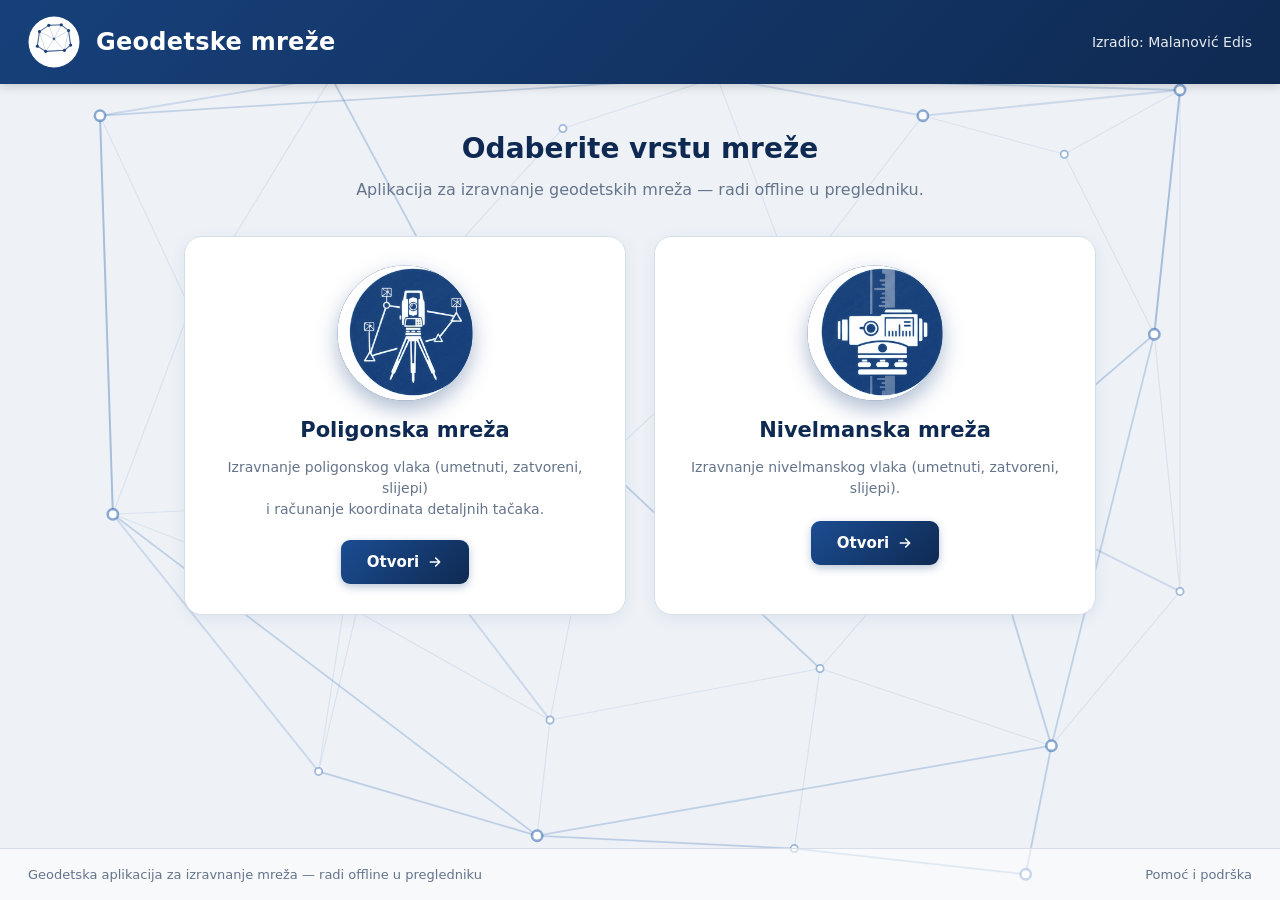
<file: index.html>
<!DOCTYPE html>
<html lang="bs">
<head>
<meta charset="UTF-8" />
<meta name="viewport" content="width=device-width, initial-scale=1.0" />
<title>Geodetske mreže</title>
<link rel="icon" type="image/svg+xml" href="ikone/ikona-mreza.svg" />
<link rel="icon" type="image/png" sizes="512x512" href="ikone/ikona-512.png" />
<link rel="icon" type="image/png" sizes="192x192" href="ikone/ikona-192.png" />
<link rel="shortcut icon" href="ikone/favicon.ico" />
<link rel="apple-touch-icon" href="ikone/apple-touch-icon.png" />
<link rel="manifest" href="manifest.json" />
<meta name="theme-color" content="#17407a" />
<style>
  :root{
    --plava:#17407a; --plava-tamna:#0f2a52; --plava-svijetla:#1b4d92;
    --zelena:#1f9d55; --siva:#64748b; --svijetla:#f1f5f9;
    --obrub:#d7dee8; --tekst:#1e293b;
  }
  *{box-sizing:border-box}
  body{
    margin:0;font-family:"Segoe UI",system-ui,Arial,sans-serif;
    color:var(--tekst);line-height:1.5;min-height:100vh;
    display:flex;flex-direction:column;
    background:#eef2f7;
    position:relative;
  }
  /* pozadina: geodetska (trijangulaciona) mreža — vidljiva, suptilno plava */
  body::before{
    content:"";position:fixed;inset:0;z-index:0;pointer-events:none;opacity:1;
    background-color:#eef2f7;
    background-repeat:no-repeat;
    background-position:center;
    background-size:cover;
    background-image:url("data:image/svg+xml;utf8,\
<svg xmlns='http://www.w3.org/2000/svg' width='1000' height='700' viewBox='0 0 1000 700' preserveAspectRatio='xMidYMid slice'>\
<g fill='none' stroke='%231e5aa8' stroke-linecap='round' stroke-linejoin='round'>\
<g stroke-opacity='0.10' stroke-width='0.9'>\
<path d='M80 90 L150 240 M260 60 L150 240 M260 60 L340 210 M440 100 L340 210 M440 100 L560 60 M560 60 L620 220 M720 90 L620 220 M720 90 L830 120 M830 120 L900 260 M920 70 L830 120 \
M150 240 L90 400 M150 240 L340 210 M340 210 L300 390 M340 210 L470 360 M620 220 L470 360 M620 220 L760 380 M900 260 L760 380 M830 120 L900 260 \
M90 400 L270 470 M300 390 L90 400 M300 390 L470 360 M300 390 L250 600 M470 360 L430 560 M470 360 L640 520 M760 380 L640 520 M760 380 L820 580 M900 260 L920 460 M900 260 L760 380 \
M270 470 L250 600 M270 470 L430 560 M250 600 L420 650 M430 560 L420 650 M430 560 L640 520 M640 520 L620 660 M420 650 L620 660 M640 520 L820 580 M820 580 L920 460 M820 580 L800 680 M620 660 L800 680 M920 460 L920 70'/>\
</g>\
<g stroke-opacity='0.16' stroke-width='1.6'>\
<path d='M80 90 L260 60 L560 60 L720 90 L920 70 M920 70 L900 260 L760 380 L820 580 L800 680 M800 680 L620 660 L420 650 L250 600 L90 400 L80 90'/>\
<path d='M260 60 L340 210 L470 360 L640 520 M150 240 L300 390 L430 560 M620 220 L760 380 L920 460'/>\
</g>\
<g stroke-opacity='0.22' stroke-width='1.4'>\
<path d='M80 90 L560 60 L920 70 L900 260 L820 580 L420 650 L90 400 Z'/>\
</g>\
</g>\
<g stroke='%231e5aa8' fill='white'>\
<circle cx='80' cy='90' r='4' stroke-width='2' stroke-opacity='0.5'/>\
<circle cx='260' cy='60' r='4' stroke-width='2' stroke-opacity='0.5'/>\
<circle cx='560' cy='60' r='4' stroke-width='2' stroke-opacity='0.5'/>\
<circle cx='720' cy='90' r='4' stroke-width='2' stroke-opacity='0.5'/>\
<circle cx='920' cy='70' r='4' stroke-width='2' stroke-opacity='0.5'/>\
<circle cx='900' cy='260' r='4' stroke-width='2' stroke-opacity='0.5'/>\
<circle cx='820' cy='580' r='4' stroke-width='2' stroke-opacity='0.5'/>\
<circle cx='800' cy='680' r='4' stroke-width='2' stroke-opacity='0.5'/>\
<circle cx='420' cy='650' r='4' stroke-width='2' stroke-opacity='0.5'/>\
<circle cx='90' cy='400' r='4' stroke-width='2' stroke-opacity='0.5'/>\
<circle cx='150' cy='240' r='2.8' stroke-width='1.4' stroke-opacity='0.4'/>\
<circle cx='340' cy='210' r='2.8' stroke-width='1.4' stroke-opacity='0.4'/>\
<circle cx='440' cy='100' r='2.8' stroke-width='1.4' stroke-opacity='0.4'/>\
<circle cx='620' cy='220' r='2.8' stroke-width='1.4' stroke-opacity='0.4'/>\
<circle cx='830' cy='120' r='2.8' stroke-width='1.4' stroke-opacity='0.4'/>\
<circle cx='300' cy='390' r='2.8' stroke-width='1.4' stroke-opacity='0.4'/>\
<circle cx='470' cy='360' r='2.8' stroke-width='1.4' stroke-opacity='0.4'/>\
<circle cx='760' cy='380' r='2.8' stroke-width='1.4' stroke-opacity='0.4'/>\
<circle cx='920' cy='460' r='2.8' stroke-width='1.4' stroke-opacity='0.4'/>\
<circle cx='270' cy='470' r='2.8' stroke-width='1.4' stroke-opacity='0.4'/>\
<circle cx='430' cy='560' r='2.8' stroke-width='1.4' stroke-opacity='0.4'/>\
<circle cx='640' cy='520' r='2.8' stroke-width='1.4' stroke-opacity='0.4'/>\
<circle cx='250' cy='600' r='2.8' stroke-width='1.4' stroke-opacity='0.4'/>\
<circle cx='620' cy='660' r='2.8' stroke-width='1.4' stroke-opacity='0.4'/>\
</g></svg>");
  }
  header, main, footer{position:relative;z-index:1}

  /* ---------- Zaglavlje ---------- */
  .zaglavlje{
    display:flex;align-items:center;gap:16px;
    background:linear-gradient(135deg,var(--plava),var(--plava-tamna));
    color:#fff;padding:16px 28px;box-shadow:0 2px 10px rgba(0,0,0,.18);
  }
  .zaglavlje .logo{display:flex;align-items:center;justify-content:center;flex:0 0 auto}
  .zaglavlje h1{margin:0;font-size:24px;font-weight:700;letter-spacing:.3px}
  .zaglavlje .naslov-blok{flex:1}
  .zaglavlje .autor{font-size:14px;opacity:.9;white-space:nowrap}

  /* ---------- Glavni dio ---------- */
  main{max-width:960px;margin:0 auto;padding:44px 24px 20px;flex:1;width:100%}
  .uvod{text-align:center;margin-bottom:34px}
  .uvod h2{color:var(--plava-tamna);font-size:28px;margin:0 0 8px;font-weight:700}
  .uvod p{color:var(--siva);font-size:16px;margin:0}

  .izbor{display:grid;grid-template-columns:1fr 1fr;gap:28px}
  @media(max-width:680px){.izbor{grid-template-columns:1fr}}
  .kartica-mreze{
    display:flex;flex-direction:column;align-items:center;text-align:center;
    background:#fff;border:1px solid var(--obrub);border-radius:18px;
    padding:30px 26px;text-decoration:none;color:var(--tekst);
    box-shadow:0 4px 16px rgba(30,64,122,.08);
    transition:transform .16s,box-shadow .16s,border-color .16s;
  }
  .kartica-mreze:hover{transform:translateY(-5px);box-shadow:0 14px 30px rgba(23,64,122,.20);border-color:var(--plava)}
  .kartica-mreze .ikona{
    width:132px;height:132px;margin-bottom:16px;
    display:flex;align-items:center;justify-content:center;
  }
  .kartica-mreze .ikona img{
    width:124px;height:124px;border-radius:50%;object-fit:cover;
    transform:scale(1.09);
    background:#17407a;
    box-shadow:0 8px 20px rgba(23,64,122,.35);
  }
  .kartica-mreze h3{margin:0 0 10px;font-size:21px;color:var(--plava-tamna);font-weight:700}
  .kartica-mreze p{margin:0 0 20px;color:var(--siva);font-size:14px;min-height:44px}
  .kartica-mreze .otvori{
    display:inline-flex;align-items:center;gap:8px;
    background:linear-gradient(135deg,var(--plava-svijetla),var(--plava-tamna));
    color:#fff;padding:11px 26px;border-radius:9px;font-weight:600;font-size:15px;
    box-shadow:0 3px 8px rgba(23,64,122,.3);transition:filter .15s;
  }
  .kartica-mreze:hover .otvori{filter:brightness(1.08)}
  .otvori svg{transition:transform .15s}
  .kartica-mreze:hover .otvori svg{transform:translateX(3px)}

  /* ---------- Podnožje ---------- */
  .podnozje{
    display:flex;justify-content:space-between;align-items:center;gap:12px;flex-wrap:wrap;
    color:var(--siva);font-size:13px;padding:16px 28px;margin-top:20px;
    border-top:1px solid var(--obrub);background:rgba(255,255,255,.55);
  }
  .podnozje a{color:var(--siva);text-decoration:none}
  .podnozje a:hover{color:var(--plava);text-decoration:underline}
</style>
</head>
<body>
<header class="zaglavlje">
  <div class="logo" aria-hidden="true">
    <!-- LOGO: trijangulaciona mreža (bijeli krug, blago plave linije — kao podloga) -->
    <svg width="52" height="52" viewBox="0 0 100 100">
      <circle cx="50" cy="50" r="49" fill="#ffffff"/>
      <g fill="none" stroke="#17407a" stroke-linecap="round" stroke-linejoin="round">
        <g stroke-opacity="0.35" stroke-width="1">
          <path d="M22 30 L50 44 M78 28 L50 44 M50 44 L34 68 M50 44 L70 66 M22 30 L34 68 M78 28 L70 66 M34 68 L70 66 M22 30 L18 58 M18 58 L34 68 M78 28 L82 56 M82 56 L70 66 M40 18 L50 44 M64 17 L50 44"/>
        </g>
        <g stroke-opacity="0.75" stroke-width="2">
          <path d="M22 30 L40 18 L64 17 L78 28 L82 56 L70 66 L34 68 L18 58 Z"/>
        </g>
      </g>
      <g fill="#17407a">
        <circle cx="40" cy="18" r="3"/><circle cx="64" cy="17" r="3"/>
        <circle cx="22" cy="30" r="3"/><circle cx="78" cy="28" r="3"/><circle cx="82" cy="56" r="3"/>
        <circle cx="70" cy="66" r="3"/><circle cx="34" cy="68" r="3"/><circle cx="18" cy="58" r="3"/>
        <circle cx="50" cy="44" r="2.6" fill-opacity="0.7"/>
      </g>
    </svg>
  </div>
  <div class="naslov-blok"><h1>Geodetske mreže</h1></div>
  <div class="autor">Izradio: Malanović Edis</div>
</header>

<main>
  <div class="uvod">
    <h2>Odaberite vrstu mreže</h2>
    <p>Aplikacija za izravnanje geodetskih mreža — radi offline u pregledniku.</p>
  </div>

  <div class="izbor">
    <!-- ======== Poligonska mreža ======== -->
    <a class="kartica-mreze" href="poligon-app/index.html">
      <div class="ikona" aria-hidden="true">
        <img src="ikone/icon_poligonska.png" alt="Poligonska mreža" />
      </div>
      <h3>Poligonska mreža</h3>
      <p>Izravnanje poligonskog vlaka (umetnuti, zatvoreni, slijepi)<br>i računanje koordinata detaljnih tačaka.</p>
      <span class="otvori">Otvori
        <svg width="16" height="16" viewBox="0 0 24 24" fill="none" stroke="#fff" stroke-width="2.4" stroke-linecap="round" stroke-linejoin="round"><path d="M5 12h14M13 6l6 6-6 6"/></svg>
      </span>
    </a>

    <!-- ======== Nivelmanska mreža ======== -->
    <a class="kartica-mreze" href="nivelman-app/index.html">
      <div class="ikona" aria-hidden="true">
        <img src="ikone/icon_nivelmanska.png" alt="Nivelmanska mreža" />
      </div>
      <h3>Nivelmanska mreža</h3>
      <p>Izravnanje nivelmanskog vlaka (umetnuti, zatvoreni, slijepi).</p>
      <span class="otvori">Otvori
        <svg width="16" height="16" viewBox="0 0 24 24" fill="none" stroke="#fff" stroke-width="2.4" stroke-linecap="round" stroke-linejoin="round"><path d="M5 12h14M13 6l6 6-6 6"/></svg>
      </span>
    </a>
  </div>

</main>

<footer class="podnozje">
  <span>Geodetska aplikacija za izravnanje mreža — radi offline u pregledniku</span>
  <span>Pomoć i podrška</span>
</footer>
<script>
if ("serviceWorker" in navigator && /^https?:/.test(location.protocol)) {
  window.addEventListener("load", () => navigator.serviceWorker.register("sw.js").catch(() => {}));
}
</script>
</body>
</html>
</file>
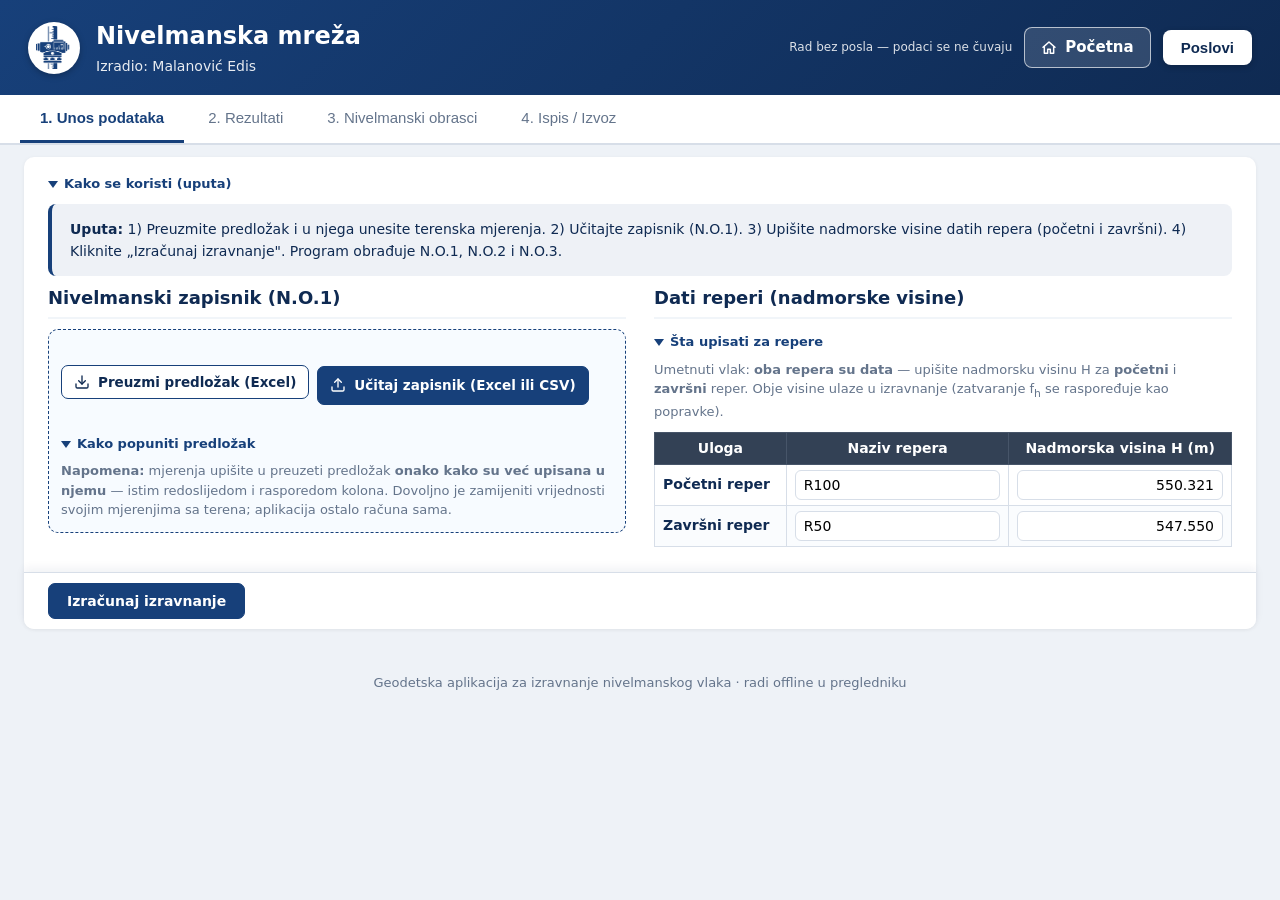
<file: nivelman-app/index.html>
<!DOCTYPE html>
<html lang="bs">
<head>
<meta charset="UTF-8" />
<meta name="viewport" content="width=device-width, initial-scale=1.0" />
<title>Nivelmanska mreža</title>
<link rel="icon" type="image/png" sizes="512x512" href="ikona-512.png" />
<link rel="icon" type="image/png" sizes="192x192" href="ikona-192.png" />
<link rel="icon" type="image/svg+xml" href="ikona-totalka.svg" />
<link rel="shortcut icon" href="favicon.ico" />
<link rel="manifest" href="manifest.json" />
<meta name="theme-color" content="#17407a" />
<link rel="stylesheet" href="stil.css" />
</head>
<body>
<header class="zaglavlje">
  <div class="logo" aria-hidden="true">
    <img src="logo.png" alt="Nivelmanska mreža" />
  </div>
  <div style="flex:1">
    <h1>Nivelmanska mreža</h1>
    <p class="podnaslov">Izradio: Malanović Edis</p>
  </div>
  <div class="posao-traka">
    <span id="posaoOznaka" class="posao-oznaka"></span>
    <a id="pocetnaDugme" class="dugme-zagl dugme-zagl-sek" href="../index.html" title="Povratak na izbor mreže">
      <svg viewBox="0 0 24 24" width="16" height="16" fill="none" stroke="currentColor" stroke-width="2.2" stroke-linecap="round" stroke-linejoin="round" aria-hidden="true"><path d="M3 11l9-8 9 8"/><path d="M5 10v10h5v-6h4v6h5V10"/></svg>
      Početna
    </a>
    <button id="posloviDugme" class="dugme-zagl" type="button">Poslovi</button>
  </div>
</header>

<nav class="kartice">
  <button class="kartica aktivna" data-cilj="unos">1. Unos podataka</button>
  <button class="kartica" data-cilj="rezultati">2. Rezultati</button>
  <button class="kartica" data-cilj="obrasci">3. Nivelmanski obrasci</button>
  <button class="kartica" data-cilj="izvoz">4. Ispis / Izvoz</button>
</nav>

<main>
  <!-- ========== UNOS ========== -->
  <section id="unos" class="panel vidljiv">
    <details class="uputa" open>
      <summary>Kako se koristi (uputa)</summary>
      <div class="info">
        <strong>Uputa:</strong> 1) Preuzmite predložak i u njega unesite terenska mjerenja.
        2) Učitajte zapisnik (N.O.1). 3) Upišite nadmorske visine datih repera (početni i završni).
        4) Kliknite „Izračunaj izravnanje". Program obrađuje N.O.1, N.O.2 i N.O.3.
      </div>
    </details>

    <div class="unos-mreza">
      <div class="unos-lijevo">
        <h2>Nivelmanski zapisnik (N.O.1)</h2>
        <div class="ucitavanje-okvir">
          <div class="alatna">
        <button id="preuzmiPredlozak" class="dugme dugme-ikona">
          <svg viewBox="0 0 24 24" width="16" height="16" fill="none" stroke="currentColor" stroke-width="2" stroke-linecap="round" stroke-linejoin="round"><path d="M21 15v4a2 2 0 0 1-2 2H5a2 2 0 0 1-2-2v-4"/><path d="M7 10l5 5 5-5"/><path d="M12 15V3"/></svg>
          Preuzmi predložak (Excel)
        </button>
        <label class="dugme primarno dugme-ikona" style="position:relative;cursor:pointer">
          <svg viewBox="0 0 24 24" width="16" height="16" fill="none" stroke="currentColor" stroke-width="2" stroke-linecap="round" stroke-linejoin="round"><path d="M21 15v4a2 2 0 0 1-2 2H5a2 2 0 0 1-2-2v-4"/><path d="M17 8l-5-5-5 5"/><path d="M12 3v12"/></svg>
          Učitaj zapisnik (Excel ili CSV)
          <input id="datoteka" type="file" accept=".xlsx,.csv,text/csv"
                 style="position:absolute;inset:0;opacity:0;cursor:pointer" />
        </label>
        <span id="statusUcitavanja" class="napomena"></span>
      </div>
          <details class="pomoc" open>
            <summary>Kako popuniti predložak</summary>
            <p class="napomena"><b>Napomena:</b> mjerenja upišite u preuzeti predložak <b>onako kako su već upisana u njemu</b> —
              istim redoslijedom i rasporedom kolona. Dovoljno je zamijeniti vrijednosti svojim mjerenjima
              sa terena; aplikacija ostalo računa sama.</p>
          </details>
          <div id="sazetakUcitavanja"></div>
        </div>
      </div>

      <div class="unos-desno">
        <h2>Dati reperi (nadmorske visine)</h2>
        <details class="pomoc" open>
          <summary>Šta upisati za repere</summary>
          <p class="napomena">Umetnuti vlak: <b>oba repera su data</b> — upišite nadmorsku visinu H za
            <b>početni</b> i <b>završni</b> reper. Obje visine ulaze u izravnanje (zatvaranje f<sub>h</sub>
            se raspoređuje kao popravke).</p>
        </details>
        <div class="tabela-omot">
    <table class="tabela tabela-reperi" id="tabelaReperi">
      <thead>
        <tr><th>Uloga</th><th>Naziv repera</th><th>Nadmorska visina H (m)</th></tr>
      </thead>
      <tbody>
        <tr>
          <td class="uloga">Početni reper</td>
          <td><input id="poc_naziv" placeholder="npr. R100" value="R100" /></td>
          <td><input id="poc_H" type="text" inputmode="decimal" placeholder="H (m)" value="550.321" /></td>
        </tr>
        <tr>
          <td class="uloga">Završni reper</td>
          <td><input id="kraj_naziv" placeholder="npr. R50" value="R50" /></td>
          <td><input id="kraj_H" type="text" inputmode="decimal" placeholder="H (m)" value="547.550" /></td>
        </tr>
      </tbody>
    </table>
    </div>
        <p class="napomena" id="napomenaReperi"></p>
      </div>
    </div>

    <div class="akcije akcije-unos">
      <button id="izracunaj" class="dugme primarno">Izračunaj izravnanje</button>
    </div>
  </section>

  <!-- ========== REZULTATI ========== -->
  <section id="rezultati" class="panel">
    <div id="sazetak"></div>
    <div id="rezultatiSadrzaj"></div>
  </section>

  <!-- ========== OBRASCI ========== -->
  <section id="obrasci" class="panel">
    <h2>Nivelmanski obrasci</h2>
    <p class="napomena">Obrasci N.O.1, N.O.2 i N.O.3 popunjeni rezultatima izravnanja. Svaki se može ispisati ili spremiti u PDF.</p>
    <div class="alatna obrazac-izbor">
      <button class="dugme" data-obrazac="no1">N.O.1 — Zapisnik</button>
      <button class="dugme" data-obrazac="no2">N.O.2 — Poređenje</button>
      <button class="dugme" data-obrazac="no3">N.O.3 — Izravnanje</button>
      <button class="dugme" data-obrazac="spisak">Spisak visina</button>
    </div>
    <div class="akcije" style="margin-top:8px">
      <button id="stampajObrazac" class="dugme">Ispis / PDF ovog obrasca</button>
      <button id="stampajSve" class="dugme primarno">Ispiši SVE obrasce (svaki na A4)</button>
    </div>
    <div id="obrazacSadrzaj" class="obrazac-okvir"></div>
  </section>

  <!-- ========== IZVOZ ========== -->
  <section id="izvoz" class="panel">
    <h2>Ispis i izvoz</h2>
    <div class="akcije">
      <button id="izvozVisineTxt" class="dugme">Nadmorske visine (TXT)</button>
      <button id="izvozPdf" class="dugme">Ispis / Spremi u PDF</button>
    </div>
    <p class="napomena">
      „Nadmorske visine (TXT)" sprema red po reperu: naziv,H.<br />
      „Ispis / PDF" otvara dijalog za štampu — odaberite „Spremi kao PDF".
    </p>
  </section>
</main>

<footer class="podnozje">
  Geodetska aplikacija za izravnanje nivelmanskog vlaka · radi offline u pregledniku
</footer>

<script src="racun.js"></script>
<script src="ucitavanje.js"></script>
<script src="obrasci.js"></script>
<script src="xlsx.js"></script>
<script src="app.js"></script>
<script src="poslovi.js"></script>
<script>
if ("serviceWorker" in navigator && /^https?:/.test(location.protocol)) {
  window.addEventListener("load", () => navigator.serviceWorker.register("../sw.js").catch(() => {}));
}
</script>
</body>
</html>
</file>
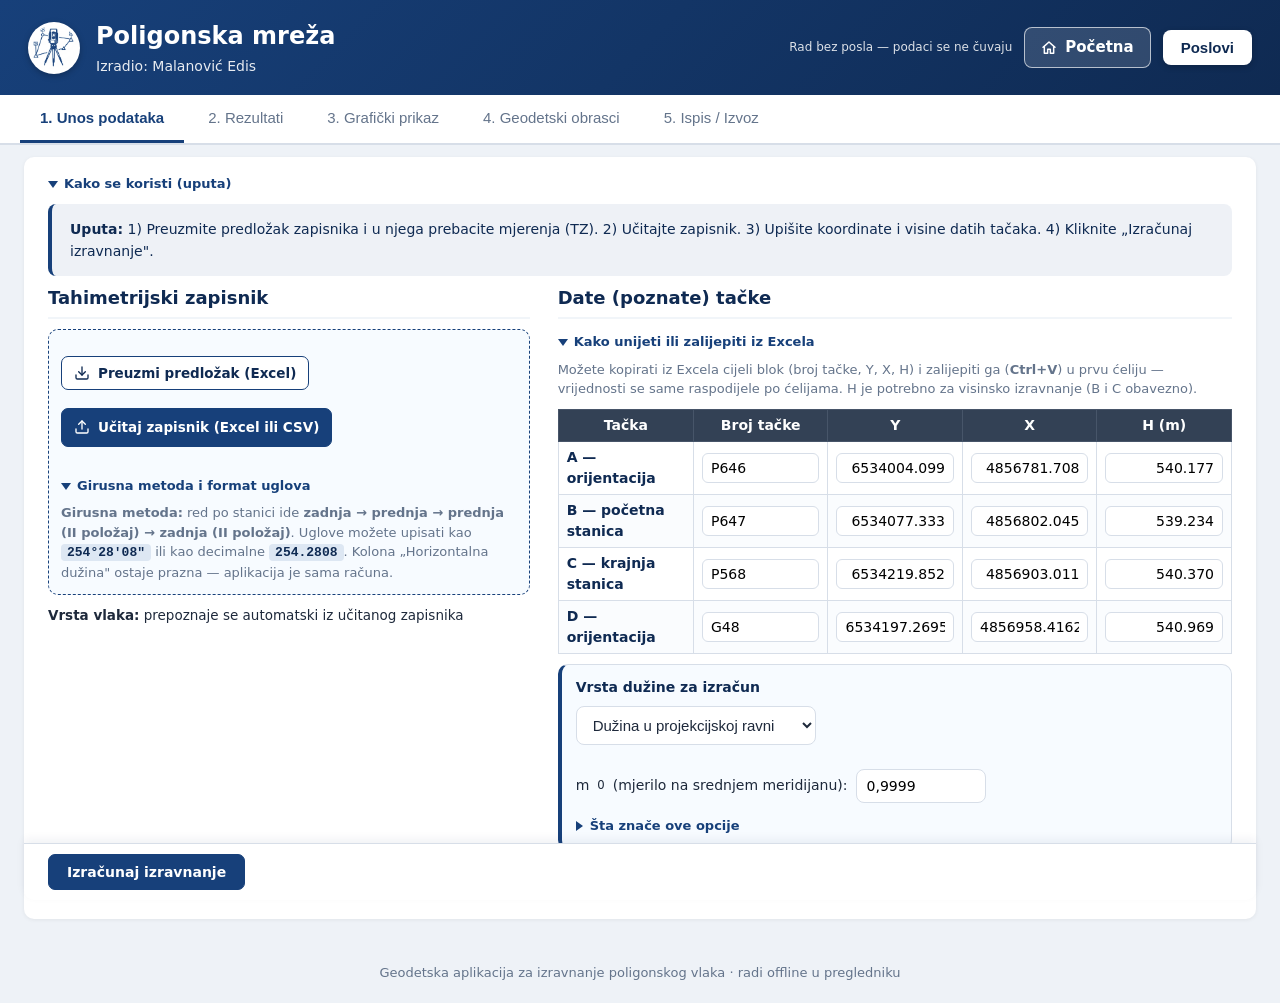
<file: poligon-app/index.html>
<!DOCTYPE html>
<html lang="bs">
<head>
<meta charset="UTF-8" />
<meta name="viewport" content="width=device-width, initial-scale=1.0" />
<title>Poligonska mreža</title>
<link rel="icon" type="image/png" sizes="512x512" href="ikona-512.png" />
<link rel="icon" type="image/png" sizes="192x192" href="ikona-192.png" />
<link rel="icon" type="image/svg+xml" href="ikona-totalka.svg" />
<link rel="shortcut icon" href="favicon.ico" />
<link rel="apple-touch-icon" href="ikona-512.png" />
<link rel="manifest" href="manifest.json" />
<meta name="theme-color" content="#17407a" />
<link rel="stylesheet" href="stil.css" />
</head>
<body>
<header class="zaglavlje">
  <div class="logo" aria-hidden="true">
    <img src="logo.png" alt="Poligonska mreža" />
  </div>
  <div>
    <h1>Poligonska mreža</h1>
    <p class="podnaslov">Izradio: Malanović Edis</p>
  </div>
  <div class="posao-traka">
    <span id="posaoOznaka" class="posao-oznaka"></span>
    <a id="pocetnaDugme" class="dugme-zagl dugme-zagl-sek" href="../index.html" title="Povratak na izbor mreže">
      <svg viewBox="0 0 24 24" width="16" height="16" fill="none" stroke="currentColor" stroke-width="2.2" stroke-linecap="round" stroke-linejoin="round" aria-hidden="true"><path d="M3 11l9-8 9 8"/><path d="M5 10v10h5v-6h4v6h5V10"/></svg>
      Početna
    </a>
    <button id="posloviDugme" class="dugme-zagl" type="button">Poslovi</button>
  </div>
</header>

<nav class="kartice">
  <button class="kartica aktivna" data-cilj="unos">1. Unos podataka</button>
  <button class="kartica" data-cilj="rezultati">2. Rezultati</button>
  <button class="kartica" data-cilj="crtez">3. Grafički prikaz</button>
  <button class="kartica" data-cilj="obrasci">4. Geodetski obrasci</button>
  <button class="kartica" data-cilj="izvoz">5. Ispis / Izvoz</button>
</nav>

<main>
  <!-- ========== UNOS ========== -->
  <section id="unos" class="panel vidljiv">
    <details class="uputa" open>
      <summary>Kako se koristi (uputa)</summary>
      <div class="info">
        <strong>Uputa:</strong> 1) Preuzmite predložak zapisnika i u njega prebacite mjerenja (TZ). 2) Učitajte zapisnik.
        3) Upišite koordinate i visine datih tačaka. 4) Kliknite „Izračunaj izravnanje".
      </div>
    </details>

    <div class="unos-mreza">
      <div class="unos-lijevo">
        <h2>Tahimetrijski zapisnik</h2>
        <div class="ucitavanje-okvir">
      <div class="alatna">
        <button id="preuzmiPredlozak" class="dugme dugme-ikona">
          <svg viewBox="0 0 24 24" width="16" height="16" fill="none" stroke="currentColor" stroke-width="2" stroke-linecap="round" stroke-linejoin="round"><path d="M21 15v4a2 2 0 0 1-2 2H5a2 2 0 0 1-2-2v-4"/><path d="M7 10l5 5 5-5"/><path d="M12 15V3"/></svg>
          Preuzmi predložak (Excel)
        </button>
        <label class="dugme primarno dugme-ikona" style="position:relative;cursor:pointer">
          <svg viewBox="0 0 24 24" width="16" height="16" fill="none" stroke="currentColor" stroke-width="2" stroke-linecap="round" stroke-linejoin="round"><path d="M21 15v4a2 2 0 0 1-2 2H5a2 2 0 0 1-2-2v-4"/><path d="M17 8l-5-5-5 5"/><path d="M12 3v12"/></svg>
          Učitaj zapisnik (Excel ili CSV)
          <input id="datotekaCSV" type="file" accept=".xlsx,.csv,text/csv"
                 style="position:absolute;inset:0;opacity:0;cursor:pointer" />
        </label>
        <span id="statusUcitavanja" class="napomena"></span>
      </div>
      <details id="girusPanelOkvir" class="girus-panel" style="display:none">
        <summary><b>Kontrola girusa</b> — izbor girusa koji se koriste u obradi</summary>
        <p class="napomena">Za svaki girus prikazan je redukovani ugao (prednja − zadnja). Girus koji ne želite koristiti
          (npr. loše mjerenje) isključite kvačicom; sredina se tada računa iz preostalih. Nakon promjene ponovo kliknite „Izračunaj".</p>
        <div id="girusPanel"></div>
      </details>
        <details class="pomoc" open>
          <summary>Girusna metoda i format uglova</summary>
          <p class="napomena"><b>Girusna metoda:</b> red po stanici ide <b>zadnja → prednja → prednja (II položaj) → zadnja (II položaj)</b>.
            Uglove možete upisati kao <code>254°28'08"</code> ili kao decimalne <code>254.2808</code>.
            Kolona „Horizontalna dužina" ostaje prazna — aplikacija je sama računa.</p>
        </details>
        </div>

        <div class="zatvoreni-vlak">
      <b>Vrsta vlaka:</b> <span id="vrstaTekst">prepoznaje se automatski iz učitanog zapisnika</span>
      <select id="vrstaVlaka" style="display:none" aria-hidden="true">
        <option value="umetnuti" selected>Umetnuti</option>
        <option value="zatvoreni">Zatvoreni</option>
        <option value="slijepi">Slijepi</option>
        <option value="polarna">Polarna snimka (bez vlaka)</option>
      </select>
      <div class="napomena" id="napomenaVrste"></div>
    </div>
      </div>

      <div class="unos-desno">
        <h2>Date (poznate) tačke</h2>
        <details class="pomoc" open>
          <summary>Kako unijeti ili zalijepiti iz Excela</summary>
          <p class="napomena">Možete kopirati iz Excela cijeli blok (broj tačke, Y, X, H) i zalijepiti ga
            (<b>Ctrl+V</b>) u prvu ćeliju — vrijednosti se same raspodijele po ćelijama.
            H je potrebno za visinsko izravnanje (B i C obavezno).</p>
        </details>
        <div class="tabela-omot" id="omotDate">
    <table class="tabela tabela-date" id="tabelaDate">
      <thead>
        <tr><th>Tačka</th><th>Broj tačke</th><th>Y</th><th>X</th><th>H (m)</th></tr>
      </thead>
      <tbody>
        <tr>
          <td class="uloga">A — orijentacija</td>
          <td><input id="A_naziv" data-red="A" data-kol="0" placeholder="Broj tačke" value="P646" /></td>
          <td><input id="A_Y" data-red="A" data-kol="1" type="text" inputmode="decimal" placeholder="Y" value="6534004.099" /></td>
          <td><input id="A_X" data-red="A" data-kol="2" type="text" inputmode="decimal" placeholder="X" value="4856781.708" /></td>
          <td><input id="A_H" data-red="A" data-kol="3" type="text" inputmode="decimal" placeholder="H (m)" value="540.177" /></td>
        </tr>
        <tr>
          <td class="uloga">B — početna stanica</td>
          <td><input id="B_naziv" data-red="B" data-kol="0" placeholder="Broj tačke" value="P647" /></td>
          <td><input id="B_Y" data-red="B" data-kol="1" type="text" inputmode="decimal" placeholder="Y" value="6534077.333" /></td>
          <td><input id="B_X" data-red="B" data-kol="2" type="text" inputmode="decimal" placeholder="X" value="4856802.045" /></td>
          <td><input id="B_H" data-red="B" data-kol="3" type="text" inputmode="decimal" placeholder="H (m)" value="539.234" /></td>
        </tr>
        <tr>
          <td class="uloga">C — krajnja stanica</td>
          <td><input id="C_naziv" data-red="C" data-kol="0" placeholder="Broj tačke" value="P568" /></td>
          <td><input id="C_Y" data-red="C" data-kol="1" type="text" inputmode="decimal" placeholder="Y" value="6534219.852" /></td>
          <td><input id="C_X" data-red="C" data-kol="2" type="text" inputmode="decimal" placeholder="X" value="4856903.011" /></td>
          <td><input id="C_H" data-red="C" data-kol="3" type="text" inputmode="decimal" placeholder="H (m)" value="540.370" /></td>
        </tr>
        <tr>
          <td class="uloga">D — orijentacija</td>
          <td><input id="D_naziv" data-red="D" data-kol="0" placeholder="Broj tačke" value="G48" /></td>
          <td><input id="D_Y" data-red="D" data-kol="1" type="text" inputmode="decimal" placeholder="Y" value="6534197.2695" /></td>
          <td><input id="D_X" data-red="D" data-kol="2" type="text" inputmode="decimal" placeholder="X" value="4856958.4162" /></td>
          <td><input id="D_H" data-red="D" data-kol="3" type="text" inputmode="decimal" placeholder="H (m)" value="540.969" /></td>
        </tr>
      </tbody>
    </table>
    </div>

        <!-- Polarna snimka (bez vlaka): jedan red za svaku tačku iz zapisnika — stajališta i orijentacije -->
    <div id="polarneBlok" style="display:none">
      <p class="napomena"><b>Polarna snimka — više stajališta:</b> upišite koordinate (Y, X) i visinu (H) za
        <b>svako stajalište</b> i <b>svaku orijentaciju</b> iz zapisnika. Visina H nije obavezna.
        Možete zalijepiti blok iz Excela (<b>Ctrl+V</b>) u prvu ćeliju Y — redovi idu istim redoslijedom kao u tabeli, ili s nazivom tačke na početku reda.</p>
      <div class="tabela-omot">
        <table class="tabela tabela-date" id="tabelaPolarne">
          <thead><tr><th>Uloga</th><th>Broj tačke</th><th>Y</th><th>X</th><th>H (m)</th></tr></thead>
          <tbody id="teloPolarne"></tbody>
        </table>
      </div>
    </div>

        <div class="redukcija-blok">
          <div class="redukcija-naslov">Vrsta dužine za izračun</div>
          <div class="redukcija-red">
            <select id="redukcijaNacin">
              <option value="auto" selected>Dužina u projekcijskoj ravni</option>
              <option value="nema">Horizontalna dužina</option>
              <option value="rucno">Ručno unesen faktor</option>
            </select>
            <label id="faktorBlok" for="redukcijaFaktor">Faktor&nbsp;k:
              <input id="redukcijaFaktor" type="text" inputmode="decimal" value="0,99992279" style="display:none" />
            </label>
            <label id="m0Blok" for="redukcijaM0">m<sub>0</sub> (mjerilo na srednjem meridijanu):
              <input id="redukcijaM0" type="text" inputmode="decimal" value="0,9999" />
            </label>
          </div>
          <details class="pomoc">
            <summary>Šta znače ove opcije</summary>
            <ul class="redukcija-opis">
              <li><b>Dužina u projekcijskoj ravni</b> — horizontalne dužine iz zapisnika (sredina iz obostranih mjerenja) množe se faktorom k i svode na državni koordinatni sistem (spuštanje na nivo mora + ispravka Gauss-Krügerove projekcije). Faktor k aplikacija računa sama iz visina H i koordinate Y datih tačaka. <i>Preporučeno za većinu računanja.</i></li>
              <li><b>Horizontalna dužina</b> — uzimaju se horizontalne dužine kako su izmjerene na terenu (sredina iz obostranih mjerenja), bez svođenja na projekciju (k = 1). Za male/lokalne mreže ili već svedena mjerenja.</li>
              <li><b>Ručno unesen faktor</b> — sam upisuješ faktor k kojim se množe dužine (npr. kad ga imaš iz drugog izvora).</li>
            </ul>
            <div class="napomena">Faktor k = m<sub>0</sub>·(1 − H<sub>m</sub>/R)·(1 + y<sub>m</sub>²/2R²), R = 6377397 m (Bessel).</div>
          </details>
        </div>
      </div>
    </div>

    <div id="rucniUnos" style="display:none" aria-hidden="true">
    <h2>Prelomni uglovi i dužine</h2>
    <div class="alatna">
      <label>Broj prelomnih uglova:
        <input id="brojUglova" type="number" min="2" max="15" value="4" />
      </label>
      <button id="generiraj" class="dugme">Generiraj tabelu</button>
      <span class="napomena">Dužina ima za jedan manje od prelomnih uglova (stranice između tačaka).</span>
    </div>

    <table class="tabela" id="tabelaUnos">
      <thead>
        <tr>
          <th>Stanica</th>
          <th>Prelomni ugao (57°25'08" ili 57.2508)</th>
          <th>Dužina stranice (m)</th>
          <th>Naziv nove tačke</th>
        </tr>
      </thead>
      <tbody id="teloUnos"></tbody>
    </table>
    </div>

    <div class="akcije akcije-unos">
      <button id="izracunaj" class="dugme primarno">Izračunaj izravnanje</button>
      <button id="primjer" class="dugme" style="display:none">Učitaj primjer iz Excela</button>
    </div>
  </section>

  <!-- ========== REZULTATI ========== -->
  <section id="rezultati" class="panel">
    <div id="sazetak"></div>
    <div id="rezultatiSadrzaj"></div>
  </section>

  <!-- ========== CRTEŽ ========== -->
  <section id="crtez" class="panel">
    <h2>Grafički prikaz vlaka</h2>
    <p class="napomena">Date tačke su prikazane trokutom, nove tačke kružićem. Y je vodoravno, X okomito.</p>
    <canvas id="platno" width="900" height="600"></canvas>
  </section>

  <!-- ========== OBRASCI ========== -->
  <section id="obrasci" class="panel">
    <h2>Geodetski obrasci</h2>
    <p class="napomena">Službeni obrasci popunjeni rezultatima izravnanja. Svaki se može ispisati ili spremiti u PDF.</p>
    <div class="alatna obrazac-izbor">
      <button class="dugme" data-obrazac="tz">TZ — Tahimetrijski zapisnik</button>
      <button class="dugme" data-obrazac="to1i2">TO 1 i 2</button>
      <button class="dugme" data-obrazac="to1v">TO 1V</button>
      <button class="dugme" data-obrazac="to18d">TO 18D</button>
      <button class="dugme" data-obrazac="to8">TO 8</button>
      <button class="dugme" data-obrazac="o19">TO 19 — Izravnanje</button>
      <button class="dugme" data-obrazac="to28p">TO 28P</button>
      <button class="dugme" data-obrazac="tok">TO K</button>
      <button class="dugme" data-obrazac="det">Detaljne tačke (koordinate)</button>
      <button class="dugme" data-obrazac="detp">Detaljne tačke (puni račun)</button>
      <button class="dugme" data-obrazac="o25">TO 25 — Spisak koordinata</button>
    </div>
    <div class="akcije" style="margin-top:8px">
      <button id="stampajObrazac" class="dugme">Ispis / PDF ovog obrasca</button>
      <button id="stampajSve" class="dugme primarno">Ispiši SVE obrasce (svaki na A4)</button>
    </div>
    <div id="obrazacSadrzaj" class="obrazac-okvir"></div>
  </section>

  <!-- ========== IZVOZ ========== -->
  <section id="izvoz" class="panel">
    <h2>Ispis i izvoz</h2>
    <p>Rezultate možete izvesti i spremiti:</p>
    <div class="akcije">
      <button id="izvozVlakTxt" class="dugme">Tačke vlaka (TXT)</button>
      <button id="izvozDetaljiTxt" class="dugme">Detaljne tačke (TXT)</button>
      <button id="izvozPdf" class="dugme">Ispis / Spremi u PDF</button>
    </div>
    <p class="napomena">
      „Tačke vlaka (TXT)" i „Detaljne tačke (TXT)" spremaju dva odvojena fajla, red po tački:<br />broj tačke,Y,X,H,kod (razdvojeno zarezom, decimalna tačka).<br />
      "Ispis / PDF" otvara dijalog za štampu — odaberite "Spremi kao PDF".
    </p>
  </section>
</main>

<footer class="podnozje">
  Geodetska aplikacija za izravnanje poligonskog vlaka · radi offline u pregledniku
</footer>

<script src="racun.js"></script>
<script src="girus.js"></script>
<script src="visine.js"></script>
<script src="detalj.js"></script>
<script src="ucitavanje.js"></script>
<script src="obrasci.js"></script>
<script src="xlsx.js"></script>
<script src="app.js"></script>
<script src="poslovi.js"></script>
<script>
if ("serviceWorker" in navigator && /^https?:/.test(location.protocol)) {
  window.addEventListener("load", () => navigator.serviceWorker.register("../sw.js").catch(() => {}));
}
</script>
</body>
</html>
</file>
<file: nivelman-app/stil.css>
:root{
  --plava:#17407a;
  --plava-tamna:#0f2a52;
  --zelena:#1f9d55;
  --crvena:#d64545;
  --siva:#64748b;
  --svijetla:#f1f5f9;
  --obrub:#d7dee8;
  --obrub-obr:#7b8aa0;   /* tamnije linije unutar obrazaca */
  --okvir-obr:#4a5a72;   /* okvir obrasca */
  --tekst:#1e293b;
}
*{box-sizing:border-box}
body{
  margin:0;font-family:"Segoe UI",system-ui,Arial,sans-serif;
  color:var(--tekst);background:#eef2f7;line-height:1.5;
}
.zaglavlje{
  display:flex;align-items:center;gap:16px;
  background:linear-gradient(135deg,var(--plava),var(--plava-tamna));
  color:#fff;padding:18px 28px;box-shadow:0 2px 8px rgba(0,0,0,.15);
}
.zaglavlje .logo{
  display:flex;align-items:center;justify-content:center;flex:0 0 auto;
  width:52px;height:52px;border-radius:50%;background:#fff;
  box-shadow:0 2px 6px rgba(0,0,0,.25);overflow:hidden;
}
.zaglavlje .logo img{width:46px;height:46px;border-radius:50%;object-fit:contain;background:#fff}
.zaglavlje h1{margin:0;font-size:24px}
.podnaslov{margin:2px 0 0;opacity:.9;font-size:14px}

.kartice{display:flex;gap:4px;background:#fff;padding:0 20px;border-bottom:2px solid var(--obrub);overflow-x:auto}
.kartica{
  background:none;border:none;padding:14px 20px;font-size:15px;cursor:pointer;
  color:var(--siva);border-bottom:3px solid transparent;white-space:nowrap;
}
.kartica:hover{color:var(--plava)}
.kartica.aktivna{color:var(--plava);border-bottom-color:var(--plava);font-weight:600}

main{max-width:1100px;margin:0 auto;padding:24px}
.panel{display:none;background:#fff;border-radius:10px;padding:24px;box-shadow:0 1px 4px rgba(0,0,0,.06)}
.panel.vidljiv{display:block}

h2{color:var(--plava-tamna);border-bottom:2px solid var(--svijetla);padding-bottom:8px;margin-top:40px}
h2:first-child{margin-top:0}

/* callout box — tamnoplavi, čitljiv tekst na blagoj prozirnoj sivo-plavoj pozadini */
.info{
  background:rgba(23,64,122,.07);border-left:4px solid var(--plava);
  padding:14px 18px;border-radius:8px;margin-bottom:10px;font-size:14px;
  color:var(--plava-tamna);line-height:1.6;
}
.info b,.info strong{color:var(--plava-tamna);font-weight:700}
.info code,code{background:#dde7f3;color:#0f2a52;padding:1px 6px;border-radius:4px;font-size:13px;font-weight:600}

.mreza2{display:grid;grid-template-columns:1fr 1fr;gap:16px}
@media(max-width:720px){.mreza2{grid-template-columns:1fr}}
fieldset{border:1px solid var(--obrub);border-radius:8px;padding:14px}
legend{font-weight:600;color:var(--plava);padding:0 8px}
label{display:block;font-size:13px;color:var(--siva);margin:10px 0 4px}
.red3{display:grid;grid-template-columns:1fr 1.3fr 1.3fr;gap:8px}

input{
  width:100%;padding:8px 10px;border:1px solid var(--obrub);border-radius:6px;
  font-size:14px;font-family:inherit;
}
input:focus{outline:none;border-color:var(--plava);box-shadow:0 0 0 2px rgba(23,64,122,.15)}

.alatna{display:flex;align-items:center;gap:12px;flex-wrap:wrap;margin:14px 0}
.alatna input{width:80px}
.napomena{font-size:13px;color:var(--siva)}

.dugme{
  background:#fff;border:1.5px solid var(--plava);color:var(--plava-tamna);
  padding:9px 18px;border-radius:7px;font-size:14px;font-weight:600;cursor:pointer;font-family:inherit;
}
.dugme:hover{background:var(--svijetla)}
/* dugme sa ikonom */
.dugme-ikona{display:inline-flex;align-items:center;gap:8px}
.dugme-ikona svg{flex:0 0 auto}
.dugme.primarno{background:var(--plava);color:#fff}
.dugme.primarno:hover{background:var(--plava-tamna)}

.akcije{display:flex;gap:12px;flex-wrap:wrap;margin-top:20px}

.tabela{width:100%;border-collapse:collapse;margin-top:10px;font-size:14px}
.tabela th,.tabela td{border:1px solid var(--obrub);padding:8px 10px;text-align:center}
.tabela th{background:var(--svijetla);color:var(--plava-tamna);font-weight:600}
.tabela input{text-align:center}
/* tablica poznatih tačaka (unos / lijepljenje iz Excela) */
.tabela-omot{overflow-x:auto}
.tabela-date td.uloga{text-align:left;color:var(--plava-tamna);font-weight:600;white-space:nowrap}
.tabela-date td{padding:4px 6px}
.tabela-date input{width:100%;min-width:90px;box-sizing:border-box;margin:0}
.tabela-date input[readonly]{background:#eef2f7;color:#64748b}
.zatvoreni-vlak{display:block;margin:10px 0 4px;font-size:14px}
.redukcija-blok{
  margin:16px 0;padding:16px 18px;
  background:#f7fbff;border:1px solid var(--obrub);
  border-left:4px solid var(--plava);border-radius:10px;
}
.redukcija-naslov{font-size:15px;font-weight:700;color:var(--plava-tamna);margin-bottom:10px}
.redukcija-red{display:flex;flex-wrap:wrap;align-items:center;gap:14px}
.redukcija-red label{display:inline-flex;align-items:center;gap:8px;font-size:14px;color:var(--tekst)}
.redukcija-blok select{
  font-size:15px;padding:9px 12px;min-width:240px;
  border:1px solid var(--obrub);border-radius:8px;background:#fff;color:var(--tekst);cursor:pointer;
}
.redukcija-blok select:hover{border-color:var(--plava)}
.redukcija-blok select:focus,.redukcija-blok input:focus{outline:none;border-color:var(--plava);box-shadow:0 0 0 3px rgba(23,64,122,.15)}
.redukcija-blok input{font-size:14px;padding:8px 10px;width:130px;border:1px solid var(--obrub);border-radius:8px}
.redukcija-blok .napomena{margin-top:10px}
.redukcija-opis{margin:12px 0 0;padding-left:18px;font-size:13px;color:var(--tekst);line-height:1.6}
.redukcija-opis li{margin-bottom:6px}
.redukcija-opis li b{color:var(--plava-tamna)}
.redukcija-opis li i{color:var(--siva)}
.tabela tr:nth-child(even) td{background:#fafcfe}

.sazetak-kartice{display:grid;grid-template-columns:repeat(auto-fit,minmax(180px,1fr));gap:14px;margin:8px 0 24px}
.sk{padding:16px;border-radius:10px;border:1px solid var(--obrub);background:#fafcff}
.sk .oznaka{font-size:13px;color:var(--siva)}
.sk .vrijednost{font-size:20px;font-weight:700;margin-top:4px}
.sk.ok{border-color:var(--zelena);background:#eafaf0}
.sk.ok .vrijednost{color:var(--zelena)}
.sk.ne{border-color:var(--crvena);background:#fdecec}
.sk.ne .vrijednost{color:var(--crvena)}

.oznaka-status{display:inline-block;padding:3px 10px;border-radius:20px;font-size:12px;font-weight:600}
.status-ok{background:#eafaf0;color:var(--zelena)}
.status-ne{background:#fdecec;color:var(--crvena)}

canvas{border:1px solid var(--obrub);border-radius:8px;max-width:100%;background:#fff}

.podnozje{text-align:center;color:var(--siva);font-size:13px;padding:20px}

.greska{background:#fdecec;border-left:4px solid var(--crvena);padding:10px 14px;border-radius:6px;color:var(--crvena);margin:10px 0}

.ucitavanje-okvir{background:#f7fbff;border:1px dashed var(--plava);border-radius:10px;padding:16px;margin-bottom:8px}
.uspjeh{color:var(--zelena);font-weight:600}
.neuspjeh{color:var(--crvena);font-weight:600}

/* ---------- Stil za ispis / PDF ---------- */
/* Ispis REZULTATA (kad body ima klasu print-rezultati) */
@media print{
  body.print-rezultati .kartice,
  body.print-rezultati .akcije,
  body.print-rezultati .alatna,
  body.print-rezultati footer,
  body.print-rezultati .info{display:none !important}
  body.print-rezultati .panel{display:none !important;box-shadow:none;padding:0}
  body.print-rezultati #rezultati{display:block !important}
  body.print-rezultati .zaglavlje{background:#fff !important;color:#000 !important;box-shadow:none;border-bottom:2px solid #000}
  body.print-rezultati .zaglavlje svg{stroke:#000 !important}
  body.print-rezultati{background:#fff}
  body.print-rezultati .sk{break-inside:avoid}
  body.print-rezultati .tabela{font-size:12px}
}

/* ---------- Geodetski obrasci (stil kao tablice u Rezultatima) ---------- */
.obrazac-okvir{margin-top:16px;overflow-x:auto}
.obrazac{
  border-collapse:separate;border-spacing:0;margin:0 auto;background:#fff;
  font-size:14px;color:var(--tekst);
  font-family:"Segoe UI",system-ui,Arial,sans-serif;
  border:2px solid var(--okvir-obr);
  border-radius:10px;overflow:hidden;
  box-shadow:0 1px 6px rgba(0,0,0,.08);
}
.obrazac th,.obrazac td{
  border-right:1.5px solid var(--obrub-obr);
  border-bottom:1px solid var(--obrub-obr);
  padding:7px 10px;text-align:center;vertical-align:middle;
}
/* zaglavlja plava kao u rezultatima */
.obrazac thead th{
  background:var(--svijetla);color:var(--plava-tamna);font-weight:600;
  border-bottom:2px solid var(--okvir-obr);
}
.obrazac .naslov{
  background:linear-gradient(135deg,var(--plava),var(--plava-tamna));
  color:#fff;font-weight:700;font-size:15px;letter-spacing:.4px;padding:10px;
  border-right:none;
}
/* zebrasti redovi */
.obrazac tbody tr:nth-child(even) td{background:#fafcfe}
/* ukloni desni rub na zadnjoj koloni */
.obrazac th:last-child,.obrazac td:last-child{border-right:none}
.obrazac .naslov{font-weight:bold;font-size:14px;letter-spacing:.5px;padding:6px}
.obrazac .zaglavlje-red th{font-weight:600;height:72px}
.obrazac th,.obrazac td,.obrazac td.c,.obrazac td.d{text-align:center !important;vertical-align:middle !important}
.obrazac td.d{font-variant-numeric:tabular-nums}
.obrazac .sekcija{font-weight:400;letter-spacing:.6px;color:var(--plava-tamna);background:#eef4fb}
.obrazac .crvena{color:#c0392b}
.obrazac .crveni-tekst td{color:#c0392b;font-weight:400}
.obrazac .mali{font-size:11px;color:var(--siva)}
.obrazac .suma-red td{font-weight:400;background:#eef4fb !important;color:var(--plava-tamna)}
.uspravno{writing-mode:vertical-rl;transform:rotate(180deg);white-space:nowrap;display:inline-block}
.obrazac25 .w-naziv{width:150px}
.obrazac25 .w-gdje{width:60px}
.obrazac25 th:nth-child(3),.obrazac25 th:nth-child(4),.obrazac25 th:nth-child(5){width:130px}
.obrazac19 .uspravno-col{width:28px}
.obrazac-naslov-linija{
  text-align:right;font-weight:700;margin:0 auto 8px;max-width:980px;
  font-family:"Segoe UI",system-ui,Arial,sans-serif;font-size:15px;color:var(--plava-tamna);
}
/* red s pod-zaglavljem Δy/Δx — niži i diskretniji */
.obrazac19 .zaglavlje-red.pod th{height:auto;padding:4px 10px;font-size:13px;color:var(--siva);background:#f6f9fd}
/* TZ obrazac */
.obrazacTZ .podnaslov-red td{background:#f6f9fd;color:var(--plava-tamna);font-weight:400}
.obrazacTZ .tz-stanica td{background:#eef4fb;font-weight:400}
.obrazacTZ .tz-vi td{color:var(--siva)}
.obrazac-podnaslov{text-align:center;font-size:13px;color:var(--siva);margin:0 auto 6px}
/* TO 28P obrazac */
.obrazac28p .tz-vi td{color:var(--siva)}
.obrazac28p .tz-sum td{background:#f6f9fd;color:var(--plava-tamna)}
.obrazac28p .sitno{font-size:10px;color:var(--siva);font-weight:400}
.obrazacDetalji{min-width:60%}
/* Obrazac K */
.obrazacK .tz-vi td{color:var(--tekst)}
.obrazacK .tz-stanica2 td,.obrazacK .tz-stanica2{background:#eef4fb;font-weight:400}
.obrazacK .tz-sum td{background:#f6f9fd;color:var(--plava-tamna)}
/* odabrani obrazac — istaknut gumb */
.obrazac-izbor{flex-wrap:wrap}
.dugme.odabran{background:var(--plava);color:#fff;border-color:var(--plava)}
/* oznaka broja strane (gornji desni kut svake A4 strane pri ispisu) */
.oznaka-strane{text-align:right;font-size:11px;color:#333;margin-bottom:4px;font-family:"Segoe UI",Arial,sans-serif}
@media screen{ .oznaka-strane{display:none} }
/* mali redovi popravke vβ — niži */
.obrazac19 tr.tanko td{padding:2px 10px;height:auto}
.obrazac19 tr.tanko td .mali{font-size:11px}

/* Ispis OBRAZACA (kad body ima klasu print-obrasci) — svaki obrazac na A4 */
@media print{
  /* margina 0 = preglednik ne ispisuje zaglavlje/podnožje (naslov, adresa, datum) */
  @page { size:A4 portrait; margin:0; }
  /* obrazac s mnogo kolona (detaljne tačke) ide na A4 LANDSCAPE */
  @page ls { size:A4 landscape; margin:0; }
  body.print-obrasci .obrazac-stranica.ls{page:ls}
  body.print-obrasci{margin:0;padding:0}
  body.print-obrasci .obrazac-stranica{padding:10mm}
  body.print-rezultati{padding:10mm}

  body.print-obrasci{background:#fff}
  body.print-obrasci .kartice,
  body.print-obrasci .akcije,
  body.print-obrasci .alatna,
  body.print-obrasci footer,
  body.print-obrasci .info,
  body.print-obrasci .zaglavlje{display:none !important}
  body.print-obrasci .panel{display:none !important}
  body.print-obrasci #obrasci{display:block !important;box-shadow:none;padding:0}
  body.print-obrasci #obrasci h2,
  body.print-obrasci #obrasci .napomena{display:none}
  body.print-obrasci .obrazac{font-size:11px;box-shadow:none;width:100%;margin:0 auto}
  /* landscape stranica (N.O.2): obrazac koristi punu širinu položenog A4 */
  body.print-obrasci .obrazac-stranica.ls{padding:8mm 10mm}
  body.print-obrasci .obrazac-stranica.ls .obrazac{width:100%;font-size:11px}
  /* Paginacija u JS već dijeli obrasce na fizičke A4 stranice (svaka sa svojim
     naslovom + zaglavljem + „Strana N / M") i postavlja pageBreakAfter inline.
     Ovdje samo osiguravamo da se jedna stranica NE lomi dalje. */
  body.print-obrasci .obrazac-stranica{page-break-inside:avoid;break-inside:avoid}
  body.print-obrasci .obrazac-stranica:last-child{page-break-after:auto;break-after:auto}
  body.print-obrasci .obrazac tr{page-break-inside:avoid;break-inside:avoid}
  /* da se boje (plava zaglavlja, crvene date tačke) ispišu */
  body.print-obrasci *{-webkit-print-color-adjust:exact;print-color-adjust:exact}
}


/* Kontrola girusa */
.girus-panel{margin:10px 0;padding:8px 12px;background:#f6f9fd;border:1px solid var(--obrub);border-radius:8px}
.girus-panel summary{cursor:pointer;color:var(--plava-tamna)}
.girus-panel table{border-collapse:collapse;margin-top:6px;font-size:13px}
.girus-panel th,.girus-panel td{border:1px solid var(--obrub);padding:4px 10px;text-align:center}
.girus-panel th{background:var(--svijetla);color:var(--plava-tamna)}
.girus-panel td.isklj{color:#94a3b8;text-decoration:line-through}
.girus-panel tr.tri-girusa td:first-child{font-weight:700}

/* ---------- Nivelmanski obrasci (dodatno) ---------- */
.obrazacNiv .sekcija td{text-align:left;font-weight:600;background:#eef4fb;color:var(--plava-tamna)}
.obrazacNiv .mali{font-size:11px;color:var(--siva)}
.obrazac-podnaslov{text-align:center;font-size:14px;color:var(--tekst);margin:10px auto 6px}
/* tamno zaglavlje tabele repera (jasan odmak od podataka) */
.tabela-reperi thead th{background:#334155;color:#fff;font-weight:600;border-color:#475569}
.tabela-reperi td.uloga{text-align:left;color:var(--plava-tamna);font-weight:600;white-space:nowrap}
.tabela-reperi input{width:100%;min-width:90px;margin:0}
/* naziv repera lijevo, nadmorska visina H desno */
.tabela-reperi td:nth-child(2) input{text-align:left}
.tabela-reperi td:nth-child(3) input{text-align:right;font-variant-numeric:tabular-nums}
.dionice-info{background:#f7fbff;border:1px solid var(--obrub);border-left:4px solid var(--plava);border-radius:8px;padding:12px 16px;margin:10px 0;font-size:14px}
.dionice-info b{color:var(--plava-tamna)}
.nazad-na-pocetak{display:inline-block;margin:0;color:#fff;text-decoration:none;font-size:13px;opacity:.9}
.nazad-na-pocetak:hover{opacity:1;text-decoration:underline}

/* ---------- Nivelmanski obrasci — vjerni Excelu ---------- */
/* broj kolone (sitni red ispod zaglavlja, kao u obrascu) */
.obrazacNiv .broj-kolone td{
  font-size:11px;color:var(--siva);background:#f6f9fd;padding:2px 6px;font-weight:400;
}
/* pod-zaglavlja (drugi/treći red zaglavlja) */
.obrazacNiv .zaglavlje-red.pod th{
  background:#f6f9fd;color:var(--plava-tamna);font-weight:600;font-size:12px;
}
/* N.O.1 zapisnik: TRI reda po stanici (I = zadnja, II = prednja, Z−P = razlika),
   čitanja poravnata jedno ispod drugog u istoj koloni po podjeli. */
.obrazacNO1z td,.obrazacNO1z th{font-size:13px;padding:4px 10px}
.obrazacNO1z tbody td{text-align:center;font-variant-numeric:tabular-nums}
/* tanke linije između tri reda stanice; puna linija na kraju stanice (ispod Z−P) */
.obrazacNO1z .niv-red-i td,.obrazacNO1z .niv-red-ii td{border-bottom:1px dotted #c7d2e0}
.obrazacNO1z .niv-red-raz td{border-bottom:1.5px solid var(--obrub-obr)}
.obrazacNO1z .niv-red-raz td{color:var(--plava-tamna)}
.obrazacNO1z .niv-red-raz .mali{color:var(--siva)}
.obrazacNO1z .sred-cel{background:#f7fbff;font-size:13px !important;vertical-align:bottom !important;padding-bottom:4px}
/* suma nivelmanske strane */
.obrazacNO1z .niv-suma td{background:#eef4fb;color:var(--plava-tamna);font-weight:600}
.obrazacNO1z .niv-suma td:first-child{text-align:right}
/* N.O.2: grupe naprijed/nazad */
.obrazacNO2 td,.obrazacNO2 th{font-size:13px}
/* N.O.3: reper-redovi istaknuti, dionica-redovi blaži */
.obrazacNO3 .reper-red td{background:#eef4fb;font-weight:600}
.obrazacNO3 .dionica-red td{background:#fff}
.obrazacNO3 td,.obrazacNO3 th{font-size:13px}
/* crveni tekst za date repere (kao u Excelu) */
.obrazacNiv .crveni-tekst td,.obrazacNiv tr.crveni-tekst td{color:#c0392b}

/* ===== Poslovi (projekti) ===== */
.posao-traka{margin-left:auto;display:flex;align-items:center;gap:12px;flex-wrap:wrap;justify-content:flex-end}
.posao-oznaka{display:flex;flex-direction:column;align-items:flex-end;line-height:1.25;font-size:14px;max-width:320px}
.posao-oznaka b{overflow:hidden;text-overflow:ellipsis;white-space:nowrap;max-width:320px}
.posao-oznaka small{opacity:.85;font-size:12px}
.dugme-zagl{
  background:#fff;color:var(--plava-tamna);border:none;border-radius:8px;
  padding:9px 18px;font-size:15px;font-weight:700;cursor:pointer;
  box-shadow:0 2px 6px rgba(0,0,0,.2);
}
.dugme-zagl:hover{background:var(--svijetla)}
a.dugme-zagl{display:inline-flex;align-items:center;gap:8px;text-decoration:none}
.dugme-zagl-sek{background:rgba(255,255,255,.14);color:#fff;border:1px solid rgba(255,255,255,.65);box-shadow:none;padding:8px 16px}
.dugme-zagl-sek:hover{background:rgba(255,255,255,.28)}

.posao-modal{
  position:fixed;inset:0;z-index:1000;background:rgba(15,23,42,.55);
  display:flex;align-items:flex-start;justify-content:center;padding:32px 16px;overflow-y:auto;
}
.posao-kutija{
  background:#fff;border-radius:12px;width:100%;max-width:760px;padding:22px 26px 20px;
  box-shadow:0 12px 40px rgba(0,0,0,.35);
}
.posao-naslov{display:flex;align-items:center;justify-content:space-between}
.posao-naslov h2{margin:0;border:none;padding:0}
.posao-x{background:none;border:none;font-size:30px;line-height:1;cursor:pointer;color:var(--siva)}
.posao-x:hover{color:var(--crvena)}
.posao-uvod{margin:8px 0 16px}
.posao-kutija h3{margin:0 0 6px;color:var(--plava-tamna);font-size:17px}
.posao-forma{background:#f7fbff;border:1px solid var(--obrub);border-left:4px solid var(--plava);border-radius:10px;padding:14px 16px;margin-bottom:20px}
.posao-forma label{color:var(--tekst);font-size:13px;margin:8px 0 0}
.posao-forma .opc{color:var(--siva);font-weight:400}
.posao-red{display:grid;grid-template-columns:1fr 1fr;gap:12px}
.posao-forma #posOtkazi{display:none}
.posao-forma.uredjivanje #posOtkazi{display:inline-block}
.posao-lista-naslov{display:flex;align-items:center;justify-content:space-between;gap:10px;margin-bottom:8px}
.posao-uvoz{position:relative;cursor:pointer;margin:0}
.posao-uvoz input{position:absolute;inset:0;opacity:0;cursor:pointer;width:100%}
.posao-stavka{
  display:flex;align-items:center;justify-content:space-between;gap:12px;flex-wrap:wrap;
  border:1px solid var(--obrub);border-radius:10px;padding:10px 14px;margin-bottom:8px;background:#fff;
}
.posao-stavka.otvoren{border-color:var(--plava);background:#f3f8ff}
.posao-ime{font-weight:700;color:var(--plava-tamna);word-break:break-word}
.posao-meta{font-size:12.5px;color:var(--siva)}
.posao-znak{background:var(--plava);color:#fff;border-radius:999px;font-size:11px;padding:2px 9px;margin-left:6px;font-weight:600}
.posao-dugmad{display:flex;gap:6px;flex-wrap:wrap}
.posao-dugmad .dugme{padding:6px 12px;font-size:13px}
.dugme.opasno{border-color:var(--crvena);color:var(--crvena)}
.dugme.opasno:hover{background:var(--crvena);color:#fff}
.posao-podnozje{justify-content:flex-end;margin-top:14px}
@media (max-width:600px){.posao-red{grid-template-columns:1fr}.posao-traka{margin-left:0;width:100%;justify-content:space-between}}
@media print{.posao-traka,.posao-modal{display:none!important}}

/* ===== Kartica „Unos podataka": gust raspored, sve na jednom ekranu ===== */
.uputa{margin:0 0 12px}
.uputa>summary,.pomoc>summary{cursor:pointer;color:var(--plava);font-size:13px;font-weight:600;list-style:none;display:inline-block;padding:2px 0}
.uputa>summary::-webkit-details-marker,.pomoc>summary::-webkit-details-marker{display:none}
.uputa>summary::before,.pomoc>summary::before{content:"";display:inline-block;margin-right:7px;border:5px solid transparent;border-left:7px solid currentColor;border-right:0;vertical-align:middle}
.uputa[open]>summary::before,.pomoc[open]>summary::before{border:5px solid transparent;border-top:7px solid currentColor;border-bottom:0;margin-right:6px}
.uputa .info{margin:8px 0 0}
.pomoc{margin:6px 0 0}
.pomoc .napomena{margin:6px 0 0}

.unos-mreza h2{font-size:18px;margin:0 0 10px;padding-bottom:6px}
.unos-mreza .ucitavanje-okvir{padding:12px;margin-bottom:10px}
.unos-mreza .alatna{display:flex;gap:8px;flex-wrap:wrap;align-items:center}
.unos-mreza .alatna .dugme{padding:8px 12px;font-size:13.5px}
.unos-mreza .alatna #statusUcitavanja{flex:1 1 100%;font-size:12.5px}
.unos-mreza .girus-panel{margin-top:8px}
.unos-mreza .zatvoreni-vlak{margin:10px 0;font-size:13.5px}
.unos-mreza .redukcija-blok{margin:14px 0 0;padding:12px 14px}
.unos-mreza .redukcija-naslov{margin-bottom:8px;font-size:14px}
.unos-mreza .redukcija-opis{margin:8px 0 0}
.unos-mreza .tabela-date td,.unos-mreza .tabela-date th{padding:5px 8px}
.unos-mreza .tabela-date td.uloga{white-space:normal;min-width:120px}
.unos-mreza .tabela-date input{padding:6px 8px;font-size:14px}

/* traka s dugmetom „Izračunaj" uvijek vidljiva pri dnu ekrana */
.akcije-unos{position:sticky;bottom:0;z-index:5;margin:14px -24px -24px;padding:12px 24px;
  background:#fff;border-top:1px solid var(--obrub);border-radius:0 0 10px 10px;box-shadow:0 -4px 10px rgba(15,42,82,.06)}

/* široki ekran: dvije kolone (lijevo zapisnik i postavke, desno date tačke) */
@media (min-width:1050px){
  main:has(#unos.vidljiv){max-width:1380px}
  .unos-mreza{display:grid;grid-template-columns:minmax(380px,5fr) 7fr;gap:28px;align-items:start}
}

/* stisnuti razmaci na kartici Unos (da sve stane na ekran laptopa) */
main:has(#unos.vidljiv){padding-top:12px}
#unos.panel{padding:14px 24px 0}
.uputa{margin:0 0 8px}
.unos-mreza .redukcija-blok{margin-top:10px}
.akcije-unos{margin:12px -24px 0;padding:10px 24px}

/* nivelmanska: tabela repera u gustom rasporedu, dvije jednake kolone */
.unos-mreza .tabela-reperi td,.unos-mreza .tabela-reperi th{padding:5px 8px}
.unos-mreza .tabela-reperi td.uloga{white-space:normal;min-width:110px}
.unos-mreza .tabela-reperi input{padding:6px 8px;font-size:14px}
@media (min-width:1050px){
  .unos-mreza{grid-template-columns:minmax(380px,1fr) minmax(380px,1fr)}
}
</file>
<file: poligon-app/stil.css>
:root{
  --plava:#17407a;
  --plava-tamna:#0f2a52;
  --zelena:#1f9d55;
  --crvena:#d64545;
  --siva:#64748b;
  --svijetla:#f1f5f9;
  --obrub:#d7dee8;
  --obrub-obr:#7b8aa0;   /* tamnije linije unutar obrazaca */
  --okvir-obr:#4a5a72;   /* okvir obrasca */
  --tekst:#1e293b;
}
*{box-sizing:border-box}
body{
  margin:0;font-family:"Segoe UI",system-ui,Arial,sans-serif;
  color:var(--tekst);background:#eef2f7;line-height:1.5;
}
.zaglavlje{
  display:flex;align-items:center;gap:16px;
  background:linear-gradient(135deg,var(--plava),var(--plava-tamna));
  color:#fff;padding:18px 28px;box-shadow:0 2px 8px rgba(0,0,0,.15);
}
.zaglavlje .logo{
  display:flex;align-items:center;justify-content:center;flex:0 0 auto;
  width:52px;height:52px;border-radius:50%;background:#fff;
  box-shadow:0 2px 6px rgba(0,0,0,.25);overflow:hidden;
}
.zaglavlje .logo img{width:46px;height:46px;border-radius:50%;object-fit:contain;background:#fff}
.zaglavlje h1{margin:0;font-size:24px}
.podnaslov{margin:2px 0 0;opacity:.9;font-size:14px}

.kartice{display:flex;gap:4px;background:#fff;padding:0 20px;border-bottom:2px solid var(--obrub);overflow-x:auto}
.kartica{
  background:none;border:none;padding:14px 20px;font-size:15px;cursor:pointer;
  color:var(--siva);border-bottom:3px solid transparent;white-space:nowrap;
}
.kartica:hover{color:var(--plava)}
.kartica.aktivna{color:var(--plava);border-bottom-color:var(--plava);font-weight:600}

main{max-width:1100px;margin:0 auto;padding:24px}
.panel{display:none;background:#fff;border-radius:10px;padding:24px;box-shadow:0 1px 4px rgba(0,0,0,.06)}
.panel.vidljiv{display:block}

h2{color:var(--plava-tamna);border-bottom:2px solid var(--svijetla);padding-bottom:8px;margin-top:40px}
h2:first-child{margin-top:0}

/* callout box — tamnoplavi, čitljiv tekst na blagoj prozirnoj sivo-plavoj pozadini */
.info{
  background:rgba(23,64,122,.07);border-left:4px solid var(--plava);
  padding:14px 18px;border-radius:8px;margin-bottom:10px;font-size:14px;
  color:var(--plava-tamna);line-height:1.6;
}
.info b,.info strong{color:var(--plava-tamna);font-weight:700}
.info code,code{background:#dde7f3;color:#0f2a52;padding:1px 6px;border-radius:4px;font-size:13px;font-weight:600}

.mreza2{display:grid;grid-template-columns:1fr 1fr;gap:16px}
@media(max-width:720px){.mreza2{grid-template-columns:1fr}}
fieldset{border:1px solid var(--obrub);border-radius:8px;padding:14px}
legend{font-weight:600;color:var(--plava);padding:0 8px}
label{display:block;font-size:13px;color:var(--siva);margin:10px 0 4px}
.red3{display:grid;grid-template-columns:1fr 1.3fr 1.3fr;gap:8px}

input{
  width:100%;padding:8px 10px;border:1px solid var(--obrub);border-radius:6px;
  font-size:14px;font-family:inherit;
}
input:focus{outline:none;border-color:var(--plava);box-shadow:0 0 0 2px rgba(23,64,122,.15)}

.alatna{display:flex;align-items:center;gap:12px;flex-wrap:wrap;margin:14px 0}
.alatna input{width:80px}
.napomena{font-size:13px;color:var(--siva)}

.dugme{
  background:#fff;border:1.5px solid var(--plava);color:var(--plava-tamna);
  padding:9px 18px;border-radius:7px;font-size:14px;font-weight:600;cursor:pointer;font-family:inherit;
}
.dugme:hover{background:var(--svijetla)}
/* dugme sa ikonom */
.dugme-ikona{display:inline-flex;align-items:center;gap:8px}
.dugme-ikona svg{flex:0 0 auto}
.dugme.primarno{background:var(--plava);color:#fff}
.dugme.primarno:hover{background:var(--plava-tamna)}

.akcije{display:flex;gap:12px;flex-wrap:wrap;margin-top:20px}

.tabela{width:100%;border-collapse:collapse;margin-top:10px;font-size:14px}
.tabela th,.tabela td{border:1px solid var(--obrub);padding:8px 10px;text-align:center}
.tabela th{background:var(--svijetla);color:var(--plava-tamna);font-weight:600}
.tabela input{text-align:center}
/* tablica poznatih tačaka (unos / lijepljenje iz Excela) */
.tabela-omot{overflow-x:auto}
/* tamno zaglavlje tabele datih tačaka (jasan odmak od podataka) */
.tabela-date thead th{background:#334155;color:#fff;font-weight:600;border-color:#475569}
.tabela-date td.uloga{text-align:left;color:var(--plava-tamna);font-weight:600;white-space:nowrap}
.tabela-date td{padding:4px 6px}
.tabela-date input{width:100%;min-width:90px;box-sizing:border-box;margin:0}
.tabela-date input[readonly]{background:#eef2f7;color:#64748b}
/* naziv tačke lijevo, numeričke vrijednosti (Y, X, H) desno — kao u profesionalnom softveru */
.tabela-date td:nth-child(2) input{text-align:left}
.tabela-date td:nth-child(3) input,
.tabela-date td:nth-child(4) input,
.tabela-date td:nth-child(5) input{text-align:right;font-variant-numeric:tabular-nums}
.zatvoreni-vlak{display:block;margin:10px 0 4px;font-size:14px}
.redukcija-blok{
  margin:16px 0;padding:16px 18px;
  background:#f7fbff;border:1px solid var(--obrub);
  border-left:4px solid var(--plava);border-radius:10px;
}
.redukcija-naslov{font-size:15px;font-weight:700;color:var(--plava-tamna);margin-bottom:10px}
.redukcija-red{display:flex;flex-wrap:wrap;align-items:center;gap:14px}
.redukcija-red label{display:inline-flex;align-items:center;gap:8px;font-size:14px;color:var(--tekst)}
.redukcija-blok select{
  font-size:15px;padding:9px 12px;min-width:240px;
  border:1px solid var(--obrub);border-radius:8px;background:#fff;color:var(--tekst);cursor:pointer;
}
.redukcija-blok select:hover{border-color:var(--plava)}
.redukcija-blok select:focus,.redukcija-blok input:focus{outline:none;border-color:var(--plava);box-shadow:0 0 0 3px rgba(23,64,122,.15)}
.redukcija-blok input{font-size:14px;padding:8px 10px;width:130px;border:1px solid var(--obrub);border-radius:8px}
.redukcija-blok .napomena{margin-top:10px}
.redukcija-opis{margin:12px 0 0;padding-left:18px;font-size:13px;color:var(--tekst);line-height:1.6}
.redukcija-opis li{margin-bottom:6px}
.redukcija-opis li b{color:var(--plava-tamna)}
.redukcija-opis li i{color:var(--siva)}
.tabela tr:nth-child(even) td{background:#fafcfe}

.sazetak-kartice{display:grid;grid-template-columns:repeat(auto-fit,minmax(180px,1fr));gap:14px;margin:8px 0 24px}
.sk{padding:16px;border-radius:10px;border:1px solid var(--obrub);background:#fafcff}
.sk .oznaka{font-size:13px;color:var(--siva)}
.sk .vrijednost{font-size:20px;font-weight:700;margin-top:4px}
.sk.ok{border-color:var(--zelena);background:#eafaf0}
.sk.ok .vrijednost{color:var(--zelena)}
.sk.ne{border-color:var(--crvena);background:#fdecec}
.sk.ne .vrijednost{color:var(--crvena)}

.oznaka-status{display:inline-block;padding:3px 10px;border-radius:20px;font-size:12px;font-weight:600}
.status-ok{background:#eafaf0;color:var(--zelena)}
.status-ne{background:#fdecec;color:var(--crvena)}

canvas{border:1px solid var(--obrub);border-radius:8px;max-width:100%;background:#fff}

.podnozje{text-align:center;color:var(--siva);font-size:13px;padding:20px}

.greska{background:#fdecec;border-left:4px solid var(--crvena);padding:10px 14px;border-radius:6px;color:var(--crvena);margin:10px 0}

.ucitavanje-okvir{background:#f7fbff;border:1px dashed var(--plava);border-radius:10px;padding:16px;margin-bottom:8px}
.uspjeh{color:var(--zelena);font-weight:600}
.neuspjeh{color:var(--crvena);font-weight:600}

/* ---------- Stil za ispis / PDF ---------- */
/* Ispis REZULTATA (kad body ima klasu print-rezultati) */
@media print{
  body.print-rezultati .kartice,
  body.print-rezultati .akcije,
  body.print-rezultati .alatna,
  body.print-rezultati footer,
  body.print-rezultati .info{display:none !important}
  body.print-rezultati .panel{display:none !important;box-shadow:none;padding:0}
  body.print-rezultati #rezultati{display:block !important}
  body.print-rezultati .zaglavlje{background:#fff !important;color:#000 !important;box-shadow:none;border-bottom:2px solid #000}
  body.print-rezultati .zaglavlje svg{stroke:#000 !important}
  body.print-rezultati{background:#fff}
  body.print-rezultati .sk{break-inside:avoid}
  body.print-rezultati .tabela{font-size:12px}
}

/* ---------- Geodetski obrasci (stil kao tablice u Rezultatima) ---------- */
.obrazac-okvir{margin-top:16px;overflow-x:auto}
.obrazac{
  border-collapse:separate;border-spacing:0;margin:0 auto;background:#fff;
  font-size:14px;color:var(--tekst);
  font-family:"Segoe UI",system-ui,Arial,sans-serif;
  border:2px solid var(--okvir-obr);
  border-radius:10px;overflow:hidden;
  box-shadow:0 1px 6px rgba(0,0,0,.08);
}
.obrazac th,.obrazac td{
  border-right:1.5px solid var(--obrub-obr);
  border-bottom:1px solid var(--obrub-obr);
  padding:7px 10px;text-align:center;vertical-align:middle;
}
/* zaglavlja plava kao u rezultatima */
.obrazac thead th{
  background:var(--svijetla);color:var(--plava-tamna);font-weight:600;
  border-bottom:2px solid var(--okvir-obr);
}
.obrazac .naslov{
  background:linear-gradient(135deg,var(--plava),var(--plava-tamna));
  color:#fff;font-weight:700;font-size:15px;letter-spacing:.4px;padding:10px;
  border-right:none;
}
/* zebrasti redovi */
.obrazac tbody tr:nth-child(even) td{background:#fafcfe}
/* ukloni desni rub na zadnjoj koloni */
.obrazac th:last-child,.obrazac td:last-child{border-right:none}
.obrazac .naslov{font-weight:bold;font-size:14px;letter-spacing:.5px;padding:6px}
.obrazac .zaglavlje-red th{font-weight:600;height:72px}
.obrazac th,.obrazac td,.obrazac td.c,.obrazac td.d{text-align:center !important;vertical-align:middle !important}
.obrazac td.d{font-variant-numeric:tabular-nums}
.obrazac .sekcija{font-weight:400;letter-spacing:.6px;color:var(--plava-tamna);background:#eef4fb}
.obrazac .crvena{color:#c0392b}
.obrazac .crveni-tekst td{color:#c0392b;font-weight:400}
.obrazac .mali{font-size:11px;color:var(--siva)}
.obrazac .suma-red td{font-weight:400;background:#eef4fb !important;color:var(--plava-tamna)}
.uspravno{writing-mode:vertical-rl;transform:rotate(180deg);white-space:nowrap;display:inline-block}
.obrazac25 .w-naziv{width:150px}
.obrazac25 .w-gdje{width:60px}
.obrazac25 th:nth-child(3),.obrazac25 th:nth-child(4),.obrazac25 th:nth-child(5){width:130px}
.obrazac19 .uspravno-col{width:28px}
.obrazac-naslov-linija{
  text-align:right;font-weight:700;margin:0 auto 8px;max-width:980px;
  font-family:"Segoe UI",system-ui,Arial,sans-serif;font-size:15px;color:var(--plava-tamna);
}
/* red s pod-zaglavljem Δy/Δx — niži i diskretniji */
.obrazac19 .zaglavlje-red.pod th{height:auto;padding:4px 10px;font-size:13px;color:var(--siva);background:#f6f9fd}
/* TZ obrazac */
.obrazacTZ .podnaslov-red td{background:#f6f9fd;color:var(--plava-tamna);font-weight:400}
.obrazacTZ .tz-stanica td{background:#eef4fb;font-weight:400}
.obrazacTZ .tz-vi td{color:var(--siva)}
.obrazac-podnaslov{text-align:center;font-size:13px;color:var(--siva);margin:0 auto 6px}
/* TO 28P obrazac */
.obrazac28p .tz-vi td{color:var(--siva)}
.obrazac28p .tz-sum td{background:#f6f9fd;color:var(--plava-tamna)}
.obrazac28p .sitno{font-size:10px;color:var(--siva);font-weight:400}
.obrazacDetalji{min-width:60%}
/* Obrazac K */
.obrazacK .tz-vi td{color:var(--tekst)}
.obrazacK .tz-stanica2 td,.obrazacK .tz-stanica2{background:#eef4fb;font-weight:400}
.obrazacK .tz-sum td{background:#f6f9fd;color:var(--plava-tamna)}
/* odabrani obrazac — istaknut gumb */
.obrazac-izbor{flex-wrap:wrap}
.dugme.odabran{background:var(--plava);color:#fff;border-color:var(--plava)}
/* oznaka broja strane (gornji desni kut svake A4 strane pri ispisu) */
.oznaka-strane{text-align:right;font-size:11px;color:#333;margin-bottom:4px;font-family:"Segoe UI",Arial,sans-serif}
@media screen{ .oznaka-strane{display:none} }
/* mali redovi popravke vβ — niži */
.obrazac19 tr.tanko td{padding:2px 10px;height:auto}
.obrazac19 tr.tanko td .mali{font-size:11px}

/* Ispis OBRAZACA (kad body ima klasu print-obrasci) — svaki obrazac na A4 */
@media print{
  /* margina 0 = preglednik ne ispisuje zaglavlje/podnožje (naslov, adresa, datum) */
  @page { size:A4 portrait; margin:0; }
  /* obrazac s mnogo kolona (detaljne tačke) ide na A4 LANDSCAPE */
  @page ls { size:A4 landscape; margin:0; }
  body.print-obrasci .obrazac-stranica.ls{page:ls}
  body.print-obrasci{margin:0;padding:0}
  body.print-obrasci .obrazac-stranica{padding:10mm}
  body.print-rezultati{padding:10mm}

  body.print-obrasci{background:#fff}
  body.print-obrasci .kartice,
  body.print-obrasci .akcije,
  body.print-obrasci .alatna,
  body.print-obrasci footer,
  body.print-obrasci .info,
  body.print-obrasci .zaglavlje{display:none !important}
  body.print-obrasci .panel{display:none !important}
  body.print-obrasci #obrasci{display:block !important;box-shadow:none;padding:0}
  body.print-obrasci #obrasci h2,
  body.print-obrasci #obrasci .napomena{display:none}
  body.print-obrasci .obrazac{font-size:11px;box-shadow:none;width:100%;margin:0 auto}
  /* landscape stranica (Detaljne tačke – puni račun): puna širina položenog A4 */
  body.print-obrasci .obrazac-stranica.ls{padding:8mm 10mm}
  body.print-obrasci .obrazac-stranica.ls .obrazac{width:100%;font-size:10.5px}
  /* svaki obrazac počinje na novoj A4 strani */
  body.print-obrasci .obrazac-stranica{page-break-after:always;break-after:page}
  body.print-obrasci .obrazac-stranica:last-child{page-break-after:auto;break-after:auto}
  body.print-obrasci .obrazac tr{page-break-inside:avoid}
  /* da se boje (plava zaglavlja, crvene date tačke) ispišu */
  body.print-obrasci *{-webkit-print-color-adjust:exact;print-color-adjust:exact}
}


/* Kontrola girusa */
.girus-panel{margin:10px 0;padding:8px 12px;background:#f6f9fd;border:1px solid var(--obrub);border-radius:8px}
.girus-panel summary{cursor:pointer;color:var(--plava-tamna)}
.girus-panel table{border-collapse:collapse;margin-top:6px;font-size:13px}
.girus-panel th,.girus-panel td{border:1px solid var(--obrub);padding:4px 10px;text-align:center}
.girus-panel th{background:var(--svijetla);color:var(--plava-tamna)}
.girus-panel td.isklj{color:#94a3b8;text-decoration:line-through}
.girus-panel tr.tri-girusa td:first-child{font-weight:700}

/* ===== Poslovi (projekti) ===== */
.posao-traka{margin-left:auto;display:flex;align-items:center;gap:12px;flex-wrap:wrap;justify-content:flex-end}
.posao-oznaka{display:flex;flex-direction:column;align-items:flex-end;line-height:1.25;font-size:14px;max-width:320px}
.posao-oznaka b{overflow:hidden;text-overflow:ellipsis;white-space:nowrap;max-width:320px}
.posao-oznaka small{opacity:.85;font-size:12px}
.dugme-zagl{
  background:#fff;color:var(--plava-tamna);border:none;border-radius:8px;
  padding:9px 18px;font-size:15px;font-weight:700;cursor:pointer;
  box-shadow:0 2px 6px rgba(0,0,0,.2);
}
.dugme-zagl:hover{background:var(--svijetla)}
a.dugme-zagl{display:inline-flex;align-items:center;gap:8px;text-decoration:none}
.dugme-zagl-sek{background:rgba(255,255,255,.14);color:#fff;border:1px solid rgba(255,255,255,.65);box-shadow:none;padding:8px 16px}
.dugme-zagl-sek:hover{background:rgba(255,255,255,.28)}

.posao-modal{
  position:fixed;inset:0;z-index:1000;background:rgba(15,23,42,.55);
  display:flex;align-items:flex-start;justify-content:center;padding:32px 16px;overflow-y:auto;
}
.posao-kutija{
  background:#fff;border-radius:12px;width:100%;max-width:760px;padding:22px 26px 20px;
  box-shadow:0 12px 40px rgba(0,0,0,.35);
}
.posao-naslov{display:flex;align-items:center;justify-content:space-between}
.posao-naslov h2{margin:0;border:none;padding:0}
.posao-x{background:none;border:none;font-size:30px;line-height:1;cursor:pointer;color:var(--siva)}
.posao-x:hover{color:var(--crvena)}
.posao-uvod{margin:8px 0 16px}
.posao-kutija h3{margin:0 0 6px;color:var(--plava-tamna);font-size:17px}
.posao-forma{background:#f7fbff;border:1px solid var(--obrub);border-left:4px solid var(--plava);border-radius:10px;padding:14px 16px;margin-bottom:20px}
.posao-forma label{color:var(--tekst);font-size:13px;margin:8px 0 0}
.posao-forma .opc{color:var(--siva);font-weight:400}
.posao-red{display:grid;grid-template-columns:1fr 1fr;gap:12px}
.posao-forma #posOtkazi{display:none}
.posao-forma.uredjivanje #posOtkazi{display:inline-block}
.posao-lista-naslov{display:flex;align-items:center;justify-content:space-between;gap:10px;margin-bottom:8px}
.posao-uvoz{position:relative;cursor:pointer;margin:0}
.posao-uvoz input{position:absolute;inset:0;opacity:0;cursor:pointer;width:100%}
.posao-stavka{
  display:flex;align-items:center;justify-content:space-between;gap:12px;flex-wrap:wrap;
  border:1px solid var(--obrub);border-radius:10px;padding:10px 14px;margin-bottom:8px;background:#fff;
}
.posao-stavka.otvoren{border-color:var(--plava);background:#f3f8ff}
.posao-ime{font-weight:700;color:var(--plava-tamna);word-break:break-word}
.posao-meta{font-size:12.5px;color:var(--siva)}
.posao-znak{background:var(--plava);color:#fff;border-radius:999px;font-size:11px;padding:2px 9px;margin-left:6px;font-weight:600}
.posao-dugmad{display:flex;gap:6px;flex-wrap:wrap}
.posao-dugmad .dugme{padding:6px 12px;font-size:13px}
.dugme.opasno{border-color:var(--crvena);color:var(--crvena)}
.dugme.opasno:hover{background:var(--crvena);color:#fff}
.posao-podnozje{justify-content:flex-end;margin-top:14px}
@media (max-width:600px){.posao-red{grid-template-columns:1fr}.posao-traka{margin-left:0;width:100%;justify-content:space-between}}
@media print{.posao-traka,.posao-modal{display:none!important}}

/* ===== Kartica „Unos podataka": gust raspored, sve na jednom ekranu ===== */
.uputa{margin:0 0 12px}
.uputa>summary,.pomoc>summary{cursor:pointer;color:var(--plava);font-size:13px;font-weight:600;list-style:none;display:inline-block;padding:2px 0}
.uputa>summary::-webkit-details-marker,.pomoc>summary::-webkit-details-marker{display:none}
.uputa>summary::before,.pomoc>summary::before{content:"";display:inline-block;margin-right:7px;border:5px solid transparent;border-left:7px solid currentColor;border-right:0;vertical-align:middle}
.uputa[open]>summary::before,.pomoc[open]>summary::before{border:5px solid transparent;border-top:7px solid currentColor;border-bottom:0;margin-right:6px}
.uputa .info{margin:8px 0 0}
.pomoc{margin:6px 0 0}
.pomoc .napomena{margin:6px 0 0}

.unos-mreza h2{font-size:18px;margin:0 0 10px;padding-bottom:6px}
.unos-mreza .ucitavanje-okvir{padding:12px;margin-bottom:10px}
.unos-mreza .alatna{display:flex;gap:8px;flex-wrap:wrap;align-items:center}
.unos-mreza .alatna .dugme{padding:8px 12px;font-size:13.5px}
.unos-mreza .alatna #statusUcitavanja{flex:1 1 100%;font-size:12.5px}
.unos-mreza .girus-panel{margin-top:8px}
.unos-mreza .zatvoreni-vlak{margin:10px 0;font-size:13.5px}
.unos-mreza .redukcija-blok{margin:14px 0 0;padding:12px 14px}
.unos-mreza .redukcija-naslov{margin-bottom:8px;font-size:14px}
.unos-mreza .redukcija-opis{margin:8px 0 0}
.unos-mreza .tabela-date td,.unos-mreza .tabela-date th{padding:5px 8px}
.unos-mreza .tabela-date td.uloga{white-space:normal;min-width:120px}
.unos-mreza .tabela-date input{padding:6px 8px;font-size:14px}

/* traka s dugmetom „Izračunaj" uvijek vidljiva pri dnu ekrana */
.akcije-unos{position:sticky;bottom:0;z-index:5;margin:14px -24px -24px;padding:12px 24px;
  background:#fff;border-top:1px solid var(--obrub);border-radius:0 0 10px 10px;box-shadow:0 -4px 10px rgba(15,42,82,.06)}

/* široki ekran: dvije kolone (lijevo zapisnik i postavke, desno date tačke) */
@media (min-width:1050px){
  main:has(#unos.vidljiv){max-width:1380px}
  .unos-mreza{display:grid;grid-template-columns:minmax(380px,5fr) 7fr;gap:28px;align-items:start}
}

/* stisnuti razmaci na kartici Unos (da sve stane na ekran laptopa) */
main:has(#unos.vidljiv){padding-top:12px}
#unos.panel{padding:14px 24px 0}
.uputa{margin:0 0 8px}
.unos-mreza .redukcija-blok{margin-top:10px}
.akcije-unos{margin:12px -24px 0;padding:10px 24px}
</file>
